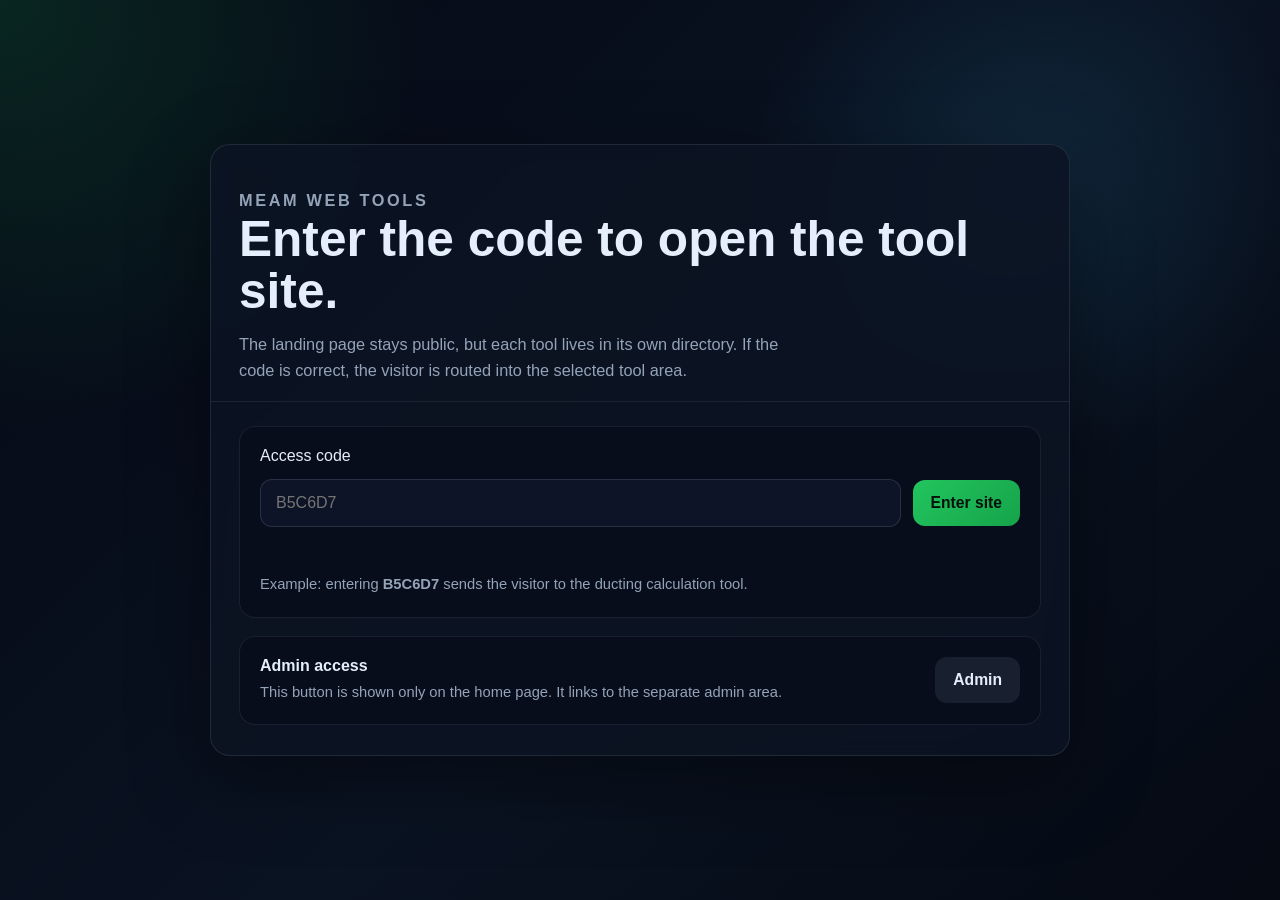
<file: index.html>
﻿<!doctype html>
<html lang="en">
<head>
  <meta charset="UTF-8" />
  <meta name="viewport" content="width=device-width, initial-scale=1.0" />
  <title>MEAM Web Tools</title>
  <style>
    :root {
      color-scheme: dark;
      --bg: #07111f;
      --panel: rgba(12, 20, 35, 0.88);
      --panel-border: rgba(148, 163, 184, 0.16);
      --text: #e5eefb;
      --muted: #94a3b8;
      --accent: #22c55e;
      --accent-strong: #16a34a;
      --danger: #fb7185;
      --input: rgba(15, 23, 42, 0.86);
    }

    * { box-sizing: border-box; }
    body {
      margin: 0;
      min-height: 100vh;
      font-family: Segoe UI, Tahoma, Geneva, Verdana, sans-serif;
      color: var(--text);
      background:
        radial-gradient(circle at top left, rgba(34, 197, 94, 0.16), transparent 28%),
        radial-gradient(circle at 80% 20%, rgba(56, 189, 248, 0.12), transparent 22%),
        linear-gradient(135deg, #040814, #0a1322 55%, #050a13);
      display: grid;
      place-items: center;
      padding: 24px;
    }

    main {
      width: min(100%, 860px);
      background: var(--panel);
      border: 1px solid var(--panel-border);
      border-radius: 20px;
      box-shadow: 0 24px 80px rgba(0, 0, 0, 0.42);
      overflow: hidden;
      backdrop-filter: blur(10px);
    }

    .hero {
      padding: 28px 28px 18px;
      border-bottom: 1px solid rgba(148, 163, 184, 0.12);
    }

    .eyebrow {
      margin: 0 0 10px;
      color: var(--muted);
      text-transform: uppercase;
      letter-spacing: 0.16em;
      font-size: 0.78rem;
      font-weight: 700;
    }

    h1 {
      margin: 0;
      font-size: clamp(2rem, 4vw, 3.1rem);
      line-height: 1.05;
    }

    .accent { color: var(--accent); }

    .hero p {
      margin: 14px 0 0;
      max-width: 62ch;
      color: var(--muted);
      line-height: 1.6;
      font-size: 1.02rem;
    }

    .content {
      display: grid;
      gap: 18px;
      padding: 24px 28px 30px;
    }

    .card {
      background: rgba(7, 12, 23, 0.62);
      border: 1px solid rgba(148, 163, 184, 0.12);
      border-radius: 16px;
      padding: 20px;
    }

    .form-row {
      display: grid;
      grid-template-columns: 1fr auto;
      gap: 12px;
      align-items: center;
      margin-top: 14px;
    }

    input {
      width: 100%;
      border: 1px solid rgba(148, 163, 184, 0.2);
      background: var(--input);
      color: var(--text);
      border-radius: 12px;
      padding: 14px 15px;
      font-size: 1rem;
      outline: none;
    }

    input:focus {
      border-color: rgba(34, 197, 94, 0.7);
      box-shadow: 0 0 0 4px rgba(34, 197, 94, 0.12);
    }

    button, .link-button {
      border: 0;
      border-radius: 12px;
      padding: 14px 18px;
      font-size: 0.98rem;
      font-weight: 700;
      text-decoration: none;
      cursor: pointer;
      transition: transform 0.15s ease, background 0.15s ease, opacity 0.15s ease;
      display: inline-flex;
      align-items: center;
      justify-content: center;
      gap: 8px;
    }

    button:hover, .link-button:hover { transform: translateY(-1px); }

    .primary {
      background: linear-gradient(135deg, var(--accent), var(--accent-strong));
      color: #04110a;
    }

    .secondary {
      background: rgba(148, 163, 184, 0.12);
      color: var(--text);
    }

    .admin-row {
      display: flex;
      flex-wrap: wrap;
      align-items: center;
      justify-content: space-between;
      gap: 12px;
    }

    .status {
      margin: 12px 0 0;
      min-height: 1.5em;
      color: var(--muted);
    }

    .status.error { color: var(--danger); }
    .status.success { color: var(--accent); }

    .small {
      color: var(--muted);
      font-size: 0.92rem;
      line-height: 1.6;
      margin: 10px 0 0;
    }

    .hidden { display: none !important; }

    @media (max-width: 640px) {
      .hero, .content { padding-left: 18px; padding-right: 18px; }
      .form-row { grid-template-columns: 1fr; }
      .admin-row { flex-direction: column; align-items: stretch; }
      .link-button, button { width: 100%; }
    }
  </style>
</head>
<body>
  <main>
    <section class="hero">
      <p class="eyebrow">MEAM Web Tools</p>
      <h1>Enter the code to open the tool site.</h1>
      <p>
        The landing page stays public, but each tool lives in its own directory.
        If the code is correct, the visitor is routed into the selected tool area.
      </p>
    </section>

    <section class="content">
      <div class="card">
        <label for="accessCode">Access code</label>
        <div class="form-row">
          <input id="accessCode" name="accessCode" autocomplete="one-time-code" inputmode="text" placeholder="B5C6D7" />
          <button class="primary" id="enterButton" type="button">Enter site</button>
        </div>
        <div class="status" id="codeStatus"></div>
        <p class="small">
          Example: entering <strong>B5C6D7</strong> sends the visitor to the ducting calculation tool.
        </p>
      </div>

      <div class="card admin-row">
        <div>
          <strong>Admin access</strong>
          <p class="small" style="margin-top:6px;">
            This button is shown only on the home page. It links to the separate admin area.
          </p>
        </div>
        <a class="link-button secondary" id="adminButton" href="/admin/">Admin</a>
      </div>
    </section>
  </main>

  <script>
    const codeMap = {
      B5C6D7: "/tools/ducting-calculation/"
    };

    const codeInput = document.getElementById("accessCode");
    const enterButton = document.getElementById("enterButton");
    const status = document.getElementById("codeStatus");

    function setStatus(message, className) {
      status.textContent = message;
      status.className = "status" + (className ? ` ${className}` : "");
    }

    function openTool() {
      const value = codeInput.value.trim().toUpperCase();
      const destination = codeMap[value];

      if (!destination) {
        setStatus("That code is not valid.", "error");
        return;
      }

      sessionStorage.setItem("meam:webtools:access", value);
      setStatus("Code accepted. Opening tool site...", "success");
      window.location.href = destination;
    }

    enterButton.addEventListener("click", openTool);
    codeInput.addEventListener("keydown", (event) => {
      if (event.key === "Enter") {
        openTool();
      }
    });

    if (sessionStorage.getItem("meam:webtools:access")) {
      setStatus("A session code is already present.", "success");
    }
  </script>
</body>
</html>
</file>
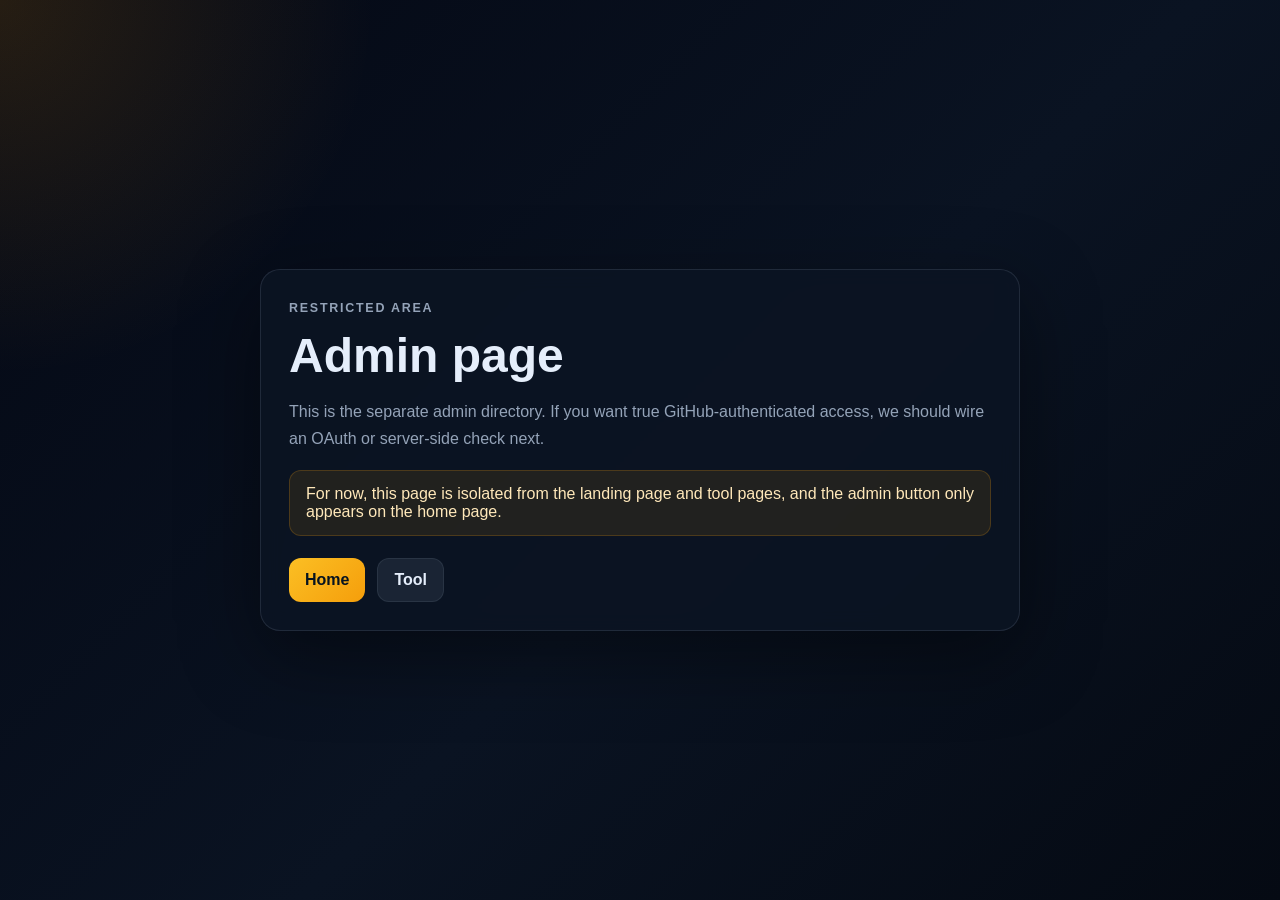
<file: admin/index.html>
<!doctype html>
<html lang="en">
<head>
  <meta charset="UTF-8" />
  <meta name="viewport" content="width=device-width, initial-scale=1.0" />
  <title>Admin | MEAM Web Tools</title>
  <style>
    :root {
      color-scheme: dark;
      --bg: #07111f;
      --panel: rgba(12, 20, 35, 0.9);
      --border: rgba(148, 163, 184, 0.16);
      --text: #e5eefb;
      --muted: #94a3b8;
      --accent: #f59e0b;
    }

    * { box-sizing: border-box; }
    body {
      margin: 0;
      min-height: 100vh;
      font-family: Segoe UI, Tahoma, Geneva, Verdana, sans-serif;
      color: var(--text);
      background:
        radial-gradient(circle at top left, rgba(245, 158, 11, 0.14), transparent 24%),
        linear-gradient(135deg, #040814, #0a1322 55%, #050a13);
      display: grid;
      place-items: center;
      padding: 24px;
    }

    main {
      width: min(100%, 760px);
      background: var(--panel);
      border: 1px solid var(--border);
      border-radius: 20px;
      padding: 28px;
      box-shadow: 0 24px 80px rgba(0, 0, 0, 0.42);
      backdrop-filter: blur(10px);
    }

    .eyebrow {
      margin: 0 0 10px;
      text-transform: uppercase;
      letter-spacing: 0.14em;
      color: var(--muted);
      font-size: 0.78rem;
      font-weight: 700;
    }

    h1 { margin: 0; font-size: clamp(2rem, 4vw, 3rem); }
    p { color: var(--muted); line-height: 1.65; }

    .note {
      margin-top: 18px;
      padding: 14px 16px;
      border-radius: 12px;
      background: rgba(245, 158, 11, 0.1);
      border: 1px solid rgba(245, 158, 11, 0.2);
      color: #ffe8ba;
    }

    .links {
      display: flex;
      gap: 12px;
      flex-wrap: wrap;
      margin-top: 22px;
    }

    a {
      text-decoration: none;
      color: #06131f;
      background: linear-gradient(135deg, #fbbf24, #f59e0b);
      padding: 12px 16px;
      border-radius: 12px;
      font-weight: 700;
      display: inline-flex;
      align-items: center;
      justify-content: center;
    }

    .secondary {
      background: rgba(148, 163, 184, 0.12);
      color: var(--text);
      border: 1px solid rgba(148, 163, 184, 0.12);
    }
  </style>
</head>
<body>
  <main>
    <p class="eyebrow">Restricted area</p>
    <h1>Admin page</h1>
    <p>
      This is the separate admin directory. If you want true GitHub-authenticated access,
      we should wire an OAuth or server-side check next.
    </p>

    <div class="note">
      For now, this page is isolated from the landing page and tool pages, and the admin
      button only appears on the home page.
    </div>

    <div class="links">
      <a href="/">Home</a>
      <a class="secondary" href="/tools/ducting-calculation/">Tool</a>
    </div>
  </main>
</body>
</html>
</file>
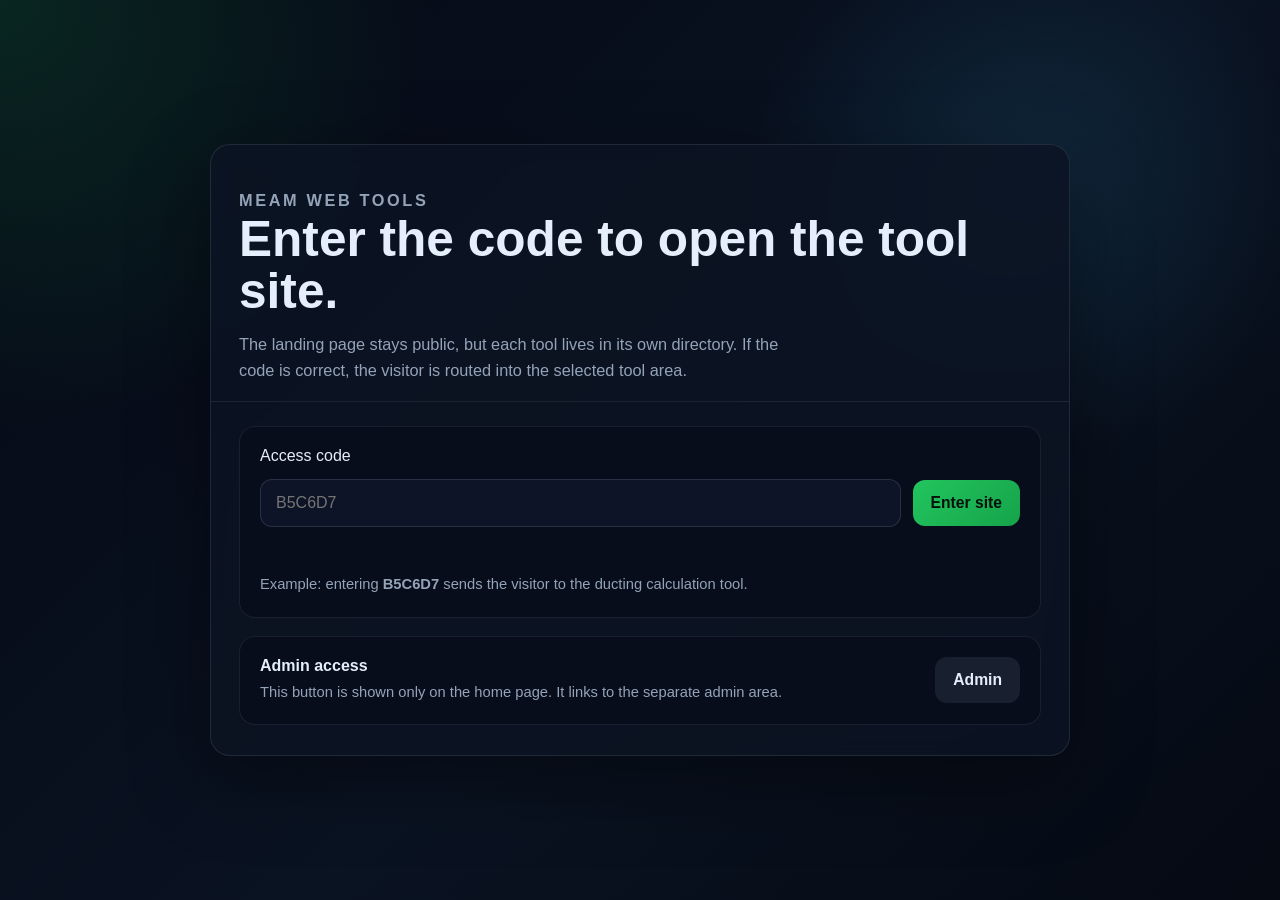
<file: tools/ducting-calculation/index.html>
<!doctype html>
<html lang="en">
<head>
  <meta charset="UTF-8" />
  <meta name="viewport" content="width=device-width, initial-scale=1.0" />
  <title>Ducting Calculation | MEAM Web Tools</title>
  <link rel="stylesheet" href="./styles.css" />
</head>
<body>
  <main class="tool-shell" data-app-shell>
    <header class="topbar">
      <div>
        <p class="eyebrow">Industrial magnetron process</p>
        <h1>Ducting Calculation</h1>
      </div>
      <div class="topbar-actions">
        <span class="access-pill" data-access-status>Checking access</span>
        <button class="nav-button" type="button" data-save-calculator>Save</button>
        <button class="nav-button" type="button" data-open-calculator>Open</button>
        <a class="nav-button secondary" href="/">Home</a>
        <a class="nav-button secondary" href="/admin/">Admin</a>
      </div>
    </header>

    <section class="notice" data-access-message>
      Access verification is running.
    </section>

    <section class="workspace-grid" aria-label="Ducting calculation workspace">
      <section class="panel process-panel" aria-labelledby="process-overview-title">
        <div class="panel-header">
          <div>
            <p class="section-label">Live reference</p>
            <h2 id="process-overview-title">Process Overview</h2>
          </div>
          <span class="panel-state">Phase 4</span>
        </div>
        <div class="overview-grid">
          <article class="metric-tile">
            <span class="metric-label">Reference system</span>
            <strong data-default="magnetronCount">230</strong>
            <span>magnetrons</span>
          </article>
          <article class="metric-tile">
            <span class="metric-label">System power</span>
            <strong data-default="systemPowerKw">300</strong>
            <span>kW</span>
          </article>
          <article class="metric-tile">
            <span class="metric-label">Cavity target</span>
            <strong data-default="targetCavityPressurePa">-20</strong>
            <span>Pa</span>
          </article>
          <article class="metric-tile danger">
            <span class="metric-label">Outlet limit</span>
            <strong data-default="maxOutletTemperatureC">50</strong>
            <span>degrees C</span>
          </article>
        </div>
      </section>

      <section class="panel defaults-panel" aria-labelledby="defaults-title">
        <div class="panel-header compact">
          <h2 id="defaults-title">Editable Defaults</h2>
          <button class="small-button" type="button" data-reset-defaults>Reset defaults</button>
        </div>
        <form class="defaults-form" data-defaults-form>
          <label class="input-row">
            <span>Ambient temperature</span>
            <span class="input-control">
              <input data-default-input="ambientTemperatureC" type="number" step="0.1" value="20" />
              <small>degrees C</small>
            </span>
          </label>
          <label class="input-row">
            <span>Outlet temperature limit</span>
            <span class="input-control">
              <input data-default-input="maxOutletTemperatureC" type="number" step="0.1" value="50" />
              <small>degrees C</small>
            </span>
          </label>
          <label class="input-row">
            <span>Target cavity pressure</span>
            <span class="input-control">
              <input data-default-input="targetCavityPressurePa" type="number" step="1" value="-20" />
              <small>Pa</small>
            </span>
          </label>
          <label class="input-row">
            <span>Air density</span>
            <span class="input-control">
              <input data-default-input="airDensityKgM3" type="number" step="0.001" value="1.2" />
              <small>kg/m3</small>
            </span>
          </label>
          <label class="input-row">
            <span>Air heat capacity</span>
            <span class="input-control">
              <input data-default-input="airHeatCapacityKjKgK" type="number" step="0.001" value="1.006" />
              <small>kJ/kgK</small>
            </span>
          </label>
          <label class="input-row">
            <span>Airflow tolerance band</span>
            <span class="input-control">
              <input data-default-input="airflowTolerancePercent" type="number" step="0.5" value="10" />
              <small>%</small>
            </span>
          </label>
          <label class="input-row">
            <span>Outlet fan power default</span>
            <span class="input-control">
              <input data-default-input="extractionFanPowerW" type="number" step="0.1" min="0" value="1850" />
              <small>W/fan</small>
            </span>
          </label>
        </form>
      </section>

      <section class="panel fan-data-panel" aria-labelledby="process-fan-title">
        <div class="panel-header compact">
          <h2 id="process-fan-title">Process Fan Data</h2>
          <div class="panel-actions">
            <button class="small-button" type="button" data-save-process-fan>Save fan</button>
            <button class="small-button" type="button" data-open-process-fan>Open fan</button>
            <span class="panel-state">Chosen fan</span>
          </div>
        </div>
        <form class="defaults-form" data-process-fan-form>
          <label class="input-row wide-form-row">
            <span>Fan model</span>
            <span class="input-control text-control">
              <input data-default-input="processFanModel" type="text" value="IRT/4-450 230/400V50Hz 560/160 VE" />
            </span>
          </label>
          <label class="input-row">
            <span>Workpoint airflow</span>
            <span class="input-control">
              <input data-default-input="processFanWorkpointAirflowM3h" type="number" step="1" min="0" value="2979" />
              <small>m3/h</small>
            </span>
          </label>
          <label class="input-row">
            <span>Static pressure</span>
            <span class="input-control">
              <input data-default-input="processFanStaticPressurePa" type="number" step="1" min="0" value="888" />
              <small>Pa</small>
            </span>
          </label>
          <label class="input-row">
            <span>Input power</span>
            <span class="input-control">
              <input data-default-input="processFanInputPowerKw" type="number" step="0.01" min="0" value="1.85" />
              <small>kW/fan</small>
            </span>
          </label>
          <label class="input-row">
            <span>Nominal frequency</span>
            <span class="input-control">
              <input data-default-input="processFanFrequencyHz" type="number" step="1" min="0" value="50" />
              <small>Hz</small>
            </span>
          </label>
          <label class="input-row">
            <span>Ramp limit</span>
            <span class="input-control">
              <input data-default-input="processFanMaxFrequencyHz" type="number" step="1" min="0" value="60" />
              <small>Hz</small>
            </span>
          </label>
        </form>
      </section>

      <section class="panel magnetron-panel" aria-labelledby="magnetron-title">
        <div class="panel-header compact">
          <h2 id="magnetron-title">Magnetron Cooling Core</h2>
          <span class="panel-state">Phase 4</span>
        </div>
        <div class="cooling-grid">
          <form class="defaults-form" data-magnetron-form>
            <label class="input-row">
              <span>Number of magnetrons</span>
              <span class="input-control">
                <input data-default-input="magnetronCount" type="number" step="1" min="0" value="230" />
                <small>pcs</small>
              </span>
            </label>
            <label class="input-row">
              <span>Fans per magnetron</span>
              <span class="input-control">
                <input data-default-input="fansPerMagnetron" type="number" step="1" min="0" value="1" />
                <small>pcs</small>
              </span>
            </label>
            <label class="input-row">
              <span>Total system power</span>
              <span class="input-control">
                <input data-default-input="systemPowerKw" type="number" step="1" min="0" value="300" />
                <small>kW</small>
              </span>
            </label>
            <label class="input-row important">
              <span>Total heat load to cooling air</span>
              <span class="input-control">
                <input data-default-input="heatLoadKw" type="number" step="1" min="0" value="120" />
                <small>kW</small>
              </span>
            </label>
            <label class="input-row important">
              <span>Calculation mode</span>
              <span class="input-control mode-control">
                <select data-default-input="calculationMode">
                  <option value="validateTarget">Validate target airflow</option>
                  <option value="sizeRequired">Size required airflow</option>
                </select>
              </span>
            </label>
            <label class="input-row">
              <span>Target airflow per magnetron</span>
              <span class="input-control">
                <input data-default-input="targetAirflowPerMagnetronM3h" type="number" step="0.1" min="0" value="57.8" />
                <small>m3/h</small>
              </span>
            </label>
          </form>

          <div class="cooling-results" aria-label="Magnetron cooling results">
            <div class="section-row">
              <strong>Required total magnetron airflow</strong>
              <span><output data-cooling-output="activeTotalAirflowM3h">0</output> m3/h</span>
            </div>
            <div class="section-row">
              <strong>Required airflow per magnetron</strong>
              <span><output data-cooling-output="activeAirflowPerMagnetronM3h">0</output> m3/h</span>
            </div>
            <div class="section-row">
              <strong>Heat load per magnetron (calculated)</strong>
              <span><output data-cooling-output="heatLoadPerMagnetronKw">0</output> kW</span>
            </div>
            <div class="section-row">
              <strong>Total magnetron fan power</strong>
              <span><output data-cooling-output="totalFanPowerKw">0</output> kW</span>
            </div>
            <div class="section-row">
              <strong>Calculated outlet air temperature</strong>
              <span><output data-cooling-output="outletTemperatureC">20</output> degrees C</span>
            </div>
            <div class="section-row" data-required-airflow-row>
              <strong>Required airflow per magnetron</strong>
              <span><output data-cooling-output="requiredAirflowPerMagnetronM3h">0</output> m3/h</span>
            </div>
            <div class="reference-grid" aria-label="Editable fan reference values">
              <label class="input-row compact-row">
                <span>Measured min</span>
                <span class="input-control compact-control">
                  <input data-default-input="measuredFanAirflowMinM3h" type="number" step="0.1" min="0" value="45" />
                  <small>m3/h</small>
                </span>
              </label>
              <label class="input-row compact-row">
                <span>Measured max</span>
                <span class="input-control compact-control">
                  <input data-default-input="measuredFanAirflowMaxM3h" type="number" step="0.1" min="0" value="70" />
                  <small>m3/h</small>
                </span>
              </label>
              <label class="input-row compact-row">
                <span>Restricted flow</span>
                <span class="input-control compact-control">
                  <input data-default-input="restrictedFanAirflowM3h" type="number" step="0.1" min="0" value="50" />
                  <small>m3/h</small>
                </span>
              </label>
              <label class="input-row compact-row wide-row">
                <span>Freeflow rating</span>
                <span class="input-control compact-control">
                  <input data-default-input="fanFreeflowM3h" type="number" step="0.1" min="0" value="198.1" />
                  <small>m3/h</small>
                </span>
              </label>
              <label class="input-row compact-row">
                <span>Power per fan</span>
                <span class="input-control compact-control">
                  <input data-default-input="fanPowerW" type="number" step="0.1" min="0" value="0" />
                  <small>W</small>
                </span>
              </label>
              <label class="input-row compact-row">
                <span>Restriction loss</span>
                <span class="input-control compact-control">
                  <input data-default-input="restrictionPressureLossPa" type="number" step="1" min="0" value="50" />
                  <small>Pa</small>
                </span>
              </label>
              <label class="input-row compact-row">
                <span>Filter holes</span>
                <span class="input-control compact-control">
                  <input data-default-input="restrictionHoleCount" type="number" step="1" min="0" value="40" />
                  <small>pcs</small>
                </span>
              </label>
              <label class="input-row compact-row">
                <span>Hole width</span>
                <span class="input-control compact-control">
                  <input data-default-input="restrictionHoleWidthMm" type="number" step="0.1" min="0" value="9" />
                  <small>mm</small>
                </span>
              </label>
              <label class="input-row compact-row">
                <span>Hole height</span>
                <span class="input-control compact-control">
                  <input data-default-input="restrictionHoleHeightMm" type="number" step="0.1" min="0" value="9" />
                  <small>mm</small>
                </span>
              </label>
            </div>
          </div>
        </div>
      </section>

      <section class="panel push-panel" aria-labelledby="push-title">
        <div class="panel-header compact">
          <h2 id="push-title">Push Inlets</h2>
          <span class="panel-state">Phase 5</span>
        </div>
        <div class="split-grid">
          <form class="defaults-form" data-push-form>
            <label class="input-row">
              <span>Number of push inlets</span>
              <span class="input-control">
                <input data-default-input="pushInletCount" type="number" step="1" min="0" value="3" />
                <small>pcs</small>
              </span>
            </label>
            <label class="input-row">
              <span>Fan data flow @ ref P</span>
              <span class="input-control">
                <input data-default-input="pushAirflowPerInletM3h" data-process-fan-derived="airflow" type="number" step="1" min="0" value="2979" />
                <small>m3/h</small>
              </span>
            </label>
            <label class="input-row">
              <span>Fan data power @ ref P</span>
              <span class="input-control">
                <input data-default-input="pushInletFanPowerW" data-process-fan-derived="power" type="number" step="0.1" min="0" value="1850" />
                <small>W/fan</small>
              </span>
            </label>
            <label class="input-row">
              <span>Fan data pressure</span>
              <span class="input-control">
                <input data-default-input="processFanStaticPressurePa" type="number" step="1" min="0" value="888" />
                <small>Pa</small>
              </span>
            </label>
            <label class="input-row">
              <span>Inlet temperature</span>
              <span class="input-control">
                <input data-default-input="pushInletTemperatureC" type="number" step="0.1" value="20" />
                <small>degrees C</small>
              </span>
            </label>
            <label class="input-row">
              <span>Inlet rel humidity</span>
              <span class="input-control">
                <input data-default-input="pushInletRelativeHumidityPercent" type="number" step="1" min="0" max="100" value="80" />
                <small>%</small>
              </span>
            </label>
            <label class="input-row important">
              <span>DeltaP after inlets</span>
              <span class="input-control">
                <input data-default-input="pushInletDeltaPPa" type="number" step="1" value="-5" />
                <small>Pa</small>
              </span>
            </label>
          </form>
          <div class="section-stack" aria-label="Push inlet results">
            <div class="section-row estimate-row">
              <strong>Total required flow *</strong>
              <span><output data-cavity-output="requiredPushAirflowM3h">0</output> m3/h</span>
            </div>
            <div class="section-row estimate-row">
              <strong>Needed flow per inlet *</strong>
              <span><output data-cavity-output="indicativeInletFlowPerFanM3h">0</output> m3/h</span>
            </div>
            <div class="section-row estimate-row">
              <strong>Indicative inlet VFD setting *</strong>
              <span><output data-cavity-output="indicativeInletFrequencyHz">0</output> Hz</span>
            </div>
            <div class="section-row estimate-row" data-flow-delta-row>
              <strong>Delta flow inlets-magnetrons *</strong>
              <span><output data-cavity-output="pushMagnetronFlowDeltaM3h">0</output> m3/h</span>
            </div>
            <div class="section-row estimate-row">
              <strong>Total push fan power indicative *</strong>
              <span><output data-cavity-output="indicativePushFanPowerKw">0</output> kW</span>
            </div>
            <div class="section-row" data-push-pressure-row>
              <strong>Pressure after inlets</strong>
              <span><output data-push-output="pushInletDeltaPPa">-5</output> Pa</span>
            </div>
            <div class="section-row">
              <strong>Inlet temperature</strong>
              <span><output data-push-output="pushInletTemperatureC">20</output> degrees C</span>
            </div>
            <div class="section-row">
              <strong>Inlet rel humidity</strong>
              <span><output data-push-output="pushInletRelativeHumidityPercent">80</output>%</span>
            </div>
          </div>
        </div>
      </section>

      <section class="panel cavity-panel" aria-labelledby="cavity-title">
        <div class="panel-header compact">
          <h2 id="cavity-title">Cavity Balance</h2>
          <span class="panel-state">Phase 6</span>
        </div>
        <div class="split-grid">
          <form class="defaults-form" data-cavity-form>
            <label class="input-row important">
              <span>Wanted cavity pressure</span>
              <span class="input-control">
                <input data-default-input="targetCavityPressurePa" type="number" step="1" value="-20" />
                <small>Pa</small>
              </span>
            </label>
            <label class="input-row">
              <span>Cavity length</span>
              <span class="input-control">
                <input data-default-input="cavityLengthM" type="number" step="0.1" min="0" value="20" />
                <small>m</small>
              </span>
            </label>
            <label class="input-row">
              <span>Cavity width</span>
              <span class="input-control">
                <input data-default-input="cavityWidthM" type="number" step="0.1" min="0" value="1.2" />
                <small>m</small>
              </span>
            </label>
            <label class="input-row">
              <span>Cavity height</span>
              <span class="input-control">
                <input data-default-input="cavityHeightM" type="number" step="0.1" min="0" value="0.8" />
                <small>m</small>
              </span>
            </label>
            <label class="input-row important">
              <span>Magnetron air open L</span>
              <span class="input-control">
                <input data-default-input="magnetronAirOpeningLengthM" type="number" step="0.01" min="0" value="20" />
                <small>m</small>
              </span>
            </label>
            <label class="input-row important">
              <span>Magnetron air open W</span>
              <span class="input-control">
                <input data-default-input="magnetronAirOpeningWidthM" type="number" step="0.01" min="0" value="0.2" />
                <small>m</small>
              </span>
            </label>
            <label class="input-row">
              <span>Max opening velocity</span>
              <span class="input-control">
                <input data-default-input="maxMagnetronOpeningVelocityMs" type="number" step="0.1" min="0" value="6" />
                <small>m/s</small>
              </span>
            </label>
          </form>
          <div class="section-stack" aria-label="Cavity balance results">
            <div class="section-row">
              <strong>Serial cavity airflow</strong>
              <span><output data-cavity-output="serialCavityAirflowM3h">0</output> m3/h</span>
            </div>
            <div class="section-row">
              <strong>Magnetron airflow</strong>
              <span><output data-cavity-output="magnetronAirflowM3h">0</output> m3/h</span>
            </div>
            <div class="section-row">
              <strong>Cavity volume</strong>
              <span><output data-cavity-output="cavityVolumeM3">0</output> m3</span>
            </div>
            <div class="section-row" data-cavity-pressure-row>
              <strong>Target cavity pressure</strong>
              <span><output data-cavity-output="targetCavityPressurePa">-20</output> Pa</span>
            </div>
            <div class="section-row" data-opening-area-row>
              <strong>Opening area / required</strong>
              <span><output data-cavity-output="magnetronAirOpeningAreaM2">0</output> / <output data-cavity-output="requiredOpeningAreaM2">0</output> m2</span>
            </div>
            <div class="section-row">
              <strong>Opening velocity</strong>
              <span><output data-cavity-output="openingVelocityMs">0</output> m/s</span>
            </div>
          </div>
        </div>
      </section>

      <aside class="panel results-panel" aria-labelledby="results-title">
        <div class="panel-header compact">
          <h2 id="results-title">Results And Warnings</h2>
          <span class="panel-state">Live cooling</span>
        </div>
        <div class="status-board">
          <div class="status-line neutral">
            <span>Access</span>
            <strong data-access-summary>Pending</strong>
          </div>
          <div class="status-line neutral" data-cooling-status-line>
            <span>Magnetron outlet</span>
            <strong data-cooling-status>Not calculated</strong>
          </div>
          <div class="status-line neutral" data-cavity-status-line>
            <span>Cavity pressure</span>
            <strong data-cavity-status>Not calculated</strong>
          </div>
          <div class="status-line neutral" data-push-status-line>
            <span>Push inlets</span>
            <strong data-push-status>Not calculated</strong>
          </div>
          <div class="status-line neutral" data-extraction-status-line>
            <span>Extraction balance</span>
            <strong data-extraction-status>Not calculated</strong>
          </div>
        </div>
        <p class="panel-note">
          Magnetron cooling is calculated from editable heat load, airflow, ambient temperature, and outlet temperature limit.
        </p>
        <div class="summary-board" aria-label="First results summary">
          <div class="section-row estimate-row">
            <strong>Push required flow *</strong>
            <span><output data-summary-output="requiredPushAirflowM3h">0</output> m3/h</span>
          </div>
          <div class="section-row">
            <strong>Magnetron airflow</strong>
            <span><output data-summary-output="magnetronAirflowM3h">0</output> m3/h</span>
          </div>
          <div class="section-row">
            <strong>Serial cavity airflow</strong>
            <span><output data-summary-output="serialCavityAirflowM3h">0</output> m3/h</span>
          </div>
          <div class="section-row estimate-row">
            <strong>Extraction wet airflow *</strong>
            <span><output data-summary-output="correctedWetAirVolumeFlowM3h">0</output> m3/h</span>
          </div>
          <div class="section-row estimate-row" data-summary-extraction-margin-row>
            <strong>Extraction margin *</strong>
            <span><output data-summary-output="extractionCapacityMarginM3h">0</output> m3/h</span>
          </div>
          <div class="section-row">
            <strong>Magnetron outlet temp</strong>
            <span><output data-summary-output="outletTemperatureC">0</output> degrees C</span>
          </div>
          <div class="section-row">
            <strong>Cavity pressure target</strong>
            <span><output data-summary-output="targetCavityPressurePa">0</output> Pa</span>
          </div>
          <div class="section-row" data-summary-overall-row>
            <strong>Overall status</strong>
            <span><output data-summary-output="overallStatus">Not calculated</output></span>
          </div>
        </div>
        <p class="panel-note estimate-note">* Italic values are estimates. Real fan speed is controlled by PLC PID targeting approximately -2 to -10 Pa.</p>
        <ul class="warning-list" data-cooling-warnings></ul>
        <ul class="warning-list" data-push-warnings></ul>
        <ul class="warning-list" data-cavity-warnings></ul>
        <ul class="warning-list" data-extraction-warnings></ul>
      </aside>

      <section class="panel extraction-panel" aria-labelledby="extraction-title">
        <div class="panel-header compact">
          <h2 id="extraction-title">Extraction Control</h2>
          <span class="panel-state">Phase 7</span>
        </div>
        <div class="extraction-grid">
          <form class="defaults-form" data-extraction-form>
            <label class="input-row">
              <span>Extraction fans</span>
              <span class="input-control">
                <input data-default-input="extractionFanCount" type="number" step="1" min="0" value="4" />
                <small>pcs</small>
              </span>
            </label>
            <label class="input-row">
              <span>Fan data flow @ ref P</span>
              <span class="input-control">
                <input data-default-input="extractionAirflowPerFanM3h" type="number" step="1" min="0" value="2979" />
                <small>m3/h</small>
              </span>
            </label>
            <label class="input-row">
              <span>Fan data power @ ref P</span>
              <span class="input-control">
                <input data-default-input="extractionFanPowerW" type="number" step="0.1" min="0" value="1850" />
                <small>W/fan</small>
              </span>
            </label>
            <label class="input-row important">
              <span>Cavity abs pressure</span>
              <span class="input-control">
                <input data-default-input="extractionCavityAbsolutePressurePa" type="number" step="1" min="1" value="101225" />
                <small>Pa</small>
              </span>
            </label>
            <label class="input-row important">
              <span>Recovery deltaP</span>
              <span class="input-control">
                <input data-default-input="extractionRecoveryPressureDropPa" type="number" step="1" min="0" value="290" />
                <small>Pa</small>
              </span>
            </label>
            <label class="input-row">
              <span>Fan grouping</span>
              <span class="input-control text-control">
                <input data-default-input="extractionFanGroupLabel" type="text" value="All extraction fans" />
              </span>
            </label>
            <label class="input-row important">
              <span>Control mode</span>
              <span class="input-control mode-control">
                <select data-default-input="extractionControlMode">
                  <option value="humidityTemperature">Humidity + temperature</option>
                  <option value="humidity">Humidity based</option>
                  <option value="temperature">Temperature based</option>
                  <option value="fixed">Fixed airflow</option>
                </select>
              </span>
            </label>
            <label class="input-row important">
              <span>Extraction temperature</span>
              <span class="input-control">
                <input data-default-input="extractionTemperatureC" type="number" step="0.1" value="45" />
                <small>degrees C</small>
              </span>
            </label>
            <label class="input-row important">
              <span>Absolute moisture</span>
              <span class="input-control">
                <input data-default-input="extractionAbsoluteMoistureGKg" type="number" step="1" min="0" value="60" />
                <small>g/kg</small>
              </span>
            </label>
            <label class="input-row">
              <span>Ambient pressure</span>
              <span class="input-control">
                <input data-default-input="extractionAirPressurePa" type="number" step="100" min="1" value="101325" />
                <small>Pa</small>
              </span>
            </label>
            <label class="input-row">
              <span>Control margin</span>
              <span class="input-control">
                <input data-default-input="extractionControlMarginPercent" type="number" step="1" min="0" value="10" />
                <small>%</small>
              </span>
            </label>
          </form>
          <div class="section-stack" aria-label="Extraction control results">
            <div class="section-row estimate-row">
              <strong>Dry-air target *</strong>
              <span><output data-extraction-output="dryAirflowTargetM3h">0</output> m3/h</span>
            </div>
            <div class="section-row estimate-row">
              <strong>Calculated relative humidity *</strong>
              <span><output data-extraction-output="calculatedRelativeHumidityPercent">0</output>%</span>
            </div>
            <div class="section-row estimate-row">
              <strong>Humid-air volume factor *</strong>
              <span><output data-extraction-output="humidAirVolumeFactor">0</output>x</span>
            </div>
            <div class="section-row estimate-row">
              <strong>Cavity pressure lift *</strong>
              <span><output data-extraction-output="cavityPressureLiftPa">0</output> Pa</span>
            </div>
            <div class="section-row estimate-row">
              <strong>Recovery deltaP *</strong>
              <span><output data-extraction-output="extractionRecoveryPressureDropPa">0</output> Pa</span>
            </div>
            <div class="section-row estimate-row">
              <strong>DeltaP over fans *</strong>
              <span><output data-extraction-output="extractionFanDeltaPPa">0</output> Pa</span>
            </div>
            <div class="section-row estimate-row">
              <strong>Corrected wet-air volume *</strong>
              <span><output data-extraction-output="correctedWetAirVolumeFlowM3h">0</output> m3/h</span>
            </div>
            <div class="section-row estimate-row">
              <strong>Required wet flow per fan *</strong>
              <span><output data-extraction-output="requiredWetFlowPerFanM3h">0</output> m3/h</span>
            </div>
            <div class="section-row estimate-row">
              <strong>50 Hz fan capacity *</strong>
              <span><output data-extraction-output="totalExtractionCapacityAt50HzM3h">0</output> m3/h</span>
            </div>
            <div class="section-row estimate-row" data-extraction-frequency-row>
              <strong>Indicative extraction VFD *</strong>
              <span><output data-extraction-output="indicativeExtractionFrequencyHz">0</output> Hz</span>
            </div>
            <div class="section-row estimate-row">
              <strong>Indicative fan power *</strong>
              <span><output data-extraction-output="indicativeExtractionFanPowerKw">0</output> kW</span>
            </div>
            <div class="section-row estimate-row" data-extraction-margin-row>
              <strong>50 Hz capacity margin *</strong>
              <span><output data-extraction-output="extractionCapacityMarginM3h">0</output> m3/h</span>
            </div>
          </div>
        </div>
      </section>

      <section class="panel hx-panel" aria-labelledby="hx-title">
        <div class="panel-header compact">
          <h2 id="hx-title">Heat Exchanger Control (Phase 9b)</h2>
          <span class="panel-state">Cross-flow</span>
        </div>
        <div class="split-grid">
          <form class="defaults-form" data-hx-form>
            <label class="input-row wide-form-row">
              <span>Candidate name</span>
              <span class="input-control text-control">
                <input data-default-input="heatExchangerCandidateName" type="text" value="Recuperator N8080 -101040 E2" />
              </span>
            </label>
            <label class="input-row">
              <span>Outside air temperature</span>
              <span class="input-control">
                <input data-default-input="outsideAirTemperatureC" type="number" step="0.1" value="10" />
                <small>degrees C</small>
              </span>
            </label>
            <label class="input-row">
              <span>Outside air RH</span>
              <span class="input-control">
                <input data-default-input="outsideAirRelativeHumidityPercent" type="number" step="1" min="0" max="100" value="80" />
                <small>%</small>
              </span>
            </label>
            <label class="input-row important">
              <span>Dry outlet target</span>
              <span class="input-control">
                <input data-default-input="targetDryOutletTemperatureC" type="number" step="0.1" value="20" />
                <small>degrees C</small>
              </span>
            </label>
            <label class="input-row">
              <span>HX effectiveness</span>
              <span class="input-control">
                <input data-default-input="heatExchangerEffectiveness" type="number" step="0.01" min="0" max="1" value="0.6" />
                <small>0-1</small>
              </span>
            </label>
            <label class="input-row">
              <span>Overall U-value</span>
              <span class="input-control">
                <input data-default-input="heatExchangerOverallUValueWm2K" type="number" step="1" min="1" value="35" />
                <small>W/m2K</small>
              </span>
            </label>
            <label class="input-row">
              <span>Wet face velocity</span>
              <span class="input-control">
                <input data-default-input="heatExchangerWetFaceVelocityMs" type="number" step="0.1" min="0.1" value="2.5" />
                <small>m/s</small>
              </span>
            </label>
            <label class="input-row">
              <span>Dry face velocity</span>
              <span class="input-control">
                <input data-default-input="heatExchangerDryFaceVelocityMs" type="number" step="0.1" min="0.1" value="2.5" />
                <small>m/s</small>
              </span>
            </label>
            <label class="input-row important">
              <span>Candidate width</span>
              <span class="input-control">
                <input data-default-input="heatExchangerCandidateWidthM" type="number" step="0.01" min="0.1" value="1.1" />
                <small>m</small>
              </span>
            </label>
            <label class="input-row important">
              <span>Candidate height</span>
              <span class="input-control">
                <input data-default-input="heatExchangerCandidateHeightM" type="number" step="0.01" min="0.1" value="1.1" />
                <small>m</small>
              </span>
            </label>
            <label class="input-row">
              <span>Active area factor</span>
              <span class="input-control">
                <input data-default-input="heatExchangerActiveAreaFactor" type="number" step="0.01" min="0.1" max="1" value="0.9" />
                <small>0-1</small>
              </span>
            </label>
            <label class="input-row">
              <span>Bypass flow</span>
              <span class="input-control">
                <input data-default-input="heatExchangerBypassPercent" type="number" step="1" min="0" max="95" value="0" />
                <small>%</small>
              </span>
            </label>
            <label class="input-row">
              <span>RICH recovered heat</span>
              <span class="input-control">
                <input data-default-input="richCalibrationRecoveredHeatKw" type="number" step="0.1" min="0" value="164.6" />
                <small>kW</small>
              </span>
            </label>
            <label class="input-row">
              <span>RICH LMTD</span>
              <span class="input-control">
                <input data-default-input="richCalibrationLMTDC" type="number" step="0.1" min="0" value="33" />
                <small>degrees C</small>
              </span>
            </label>
            <label class="input-row">
              <span>Hot outside warning</span>
              <span class="input-control">
                <input data-default-input="hotOutsideWarningTemperatureC" type="number" step="0.1" value="28" />
                <small>degrees C</small>
              </span>
            </label>
            <label class="input-row">
              <span>Hot outside fail</span>
              <span class="input-control">
                <input data-default-input="hotOutsideFailTemperatureC" type="number" step="0.1" value="30" />
                <small>degrees C</small>
              </span>
            </label>
          </form>
          <div class="section-stack" aria-label="Heat exchanger outputs">
            <div class="section-row">
              <strong>Dry outlet predicted</strong>
              <span><output data-hx-output="dryOutletTemperatureC">0</output> degrees C</span>
            </div>
            <div class="section-row">
              <strong>Wet outlet predicted</strong>
              <span><output data-hx-output="wetOutletTemperatureC">0</output> degrees C</span>
            </div>
            <div class="section-row estimate-row">
              <strong>Condensate flow *</strong>
              <span><output data-hx-output="condensateFlowKgH">0</output> kg/h</span>
            </div>
            <div class="section-row estimate-row">
              <strong>Recovered heat *</strong>
              <span><output data-hx-output="recoveredHeatKw">0</output> kW</span>
            </div>
            <div class="section-row estimate-row">
              <strong>Required thermal surface *</strong>
              <span><output data-hx-output="requiredThermalSurfaceM2">0</output> m2</span>
            </div>
            <div class="section-row estimate-row">
              <strong>Required wet-side face area *</strong>
              <span><output data-hx-output="requiredWetFaceAreaM2">0</output> m2</span>
            </div>
            <div class="section-row estimate-row">
              <strong>Required dry-side face area *</strong>
              <span><output data-hx-output="requiredDryFaceAreaM2">0</output> m2</span>
            </div>
            <div class="section-row estimate-row">
              <strong>Candidate gross face area *</strong>
              <span><output data-hx-output="candidateGrossFaceAreaM2">0</output> m2</span>
            </div>
            <div class="section-row estimate-row">
              <strong>Candidate effective area *</strong>
              <span><output data-hx-output="candidateEffectiveFaceAreaM2">0</output> m2</span>
            </div>
            <div class="section-row estimate-row">
              <strong>Wet face velocity on candidate *</strong>
              <span><output data-hx-output="candidateWetFaceVelocityMs">0</output> m/s</span>
            </div>
            <div class="section-row estimate-row">
              <strong>Dry face velocity on candidate *</strong>
              <span><output data-hx-output="candidateDryFaceVelocityMs">0</output> m/s</span>
            </div>
            <div class="section-row estimate-row">
              <strong>Candidate wet area margin *</strong>
              <span><output data-hx-output="wetFaceAreaMarginM2">0</output> m2</span>
            </div>
            <div class="section-row estimate-row">
              <strong>Candidate dry area margin *</strong>
              <span><output data-hx-output="dryFaceAreaMarginM2">0</output> m2</span>
            </div>
            <div class="section-row estimate-row">
              <strong>Candidate name *</strong>
              <span><output data-hx-output="candidateName">-</output></span>
            </div>
            <div class="section-row estimate-row">
              <strong>Candidate section status *</strong>
              <span><output data-hx-output="candidateSectionStatus">Unknown</output></span>
            </div>
            <div class="section-row estimate-row">
              <strong>RICH implied UA *</strong>
              <span><output data-hx-output="richImpliedUAKwK">0</output> kW/K</span>
            </div>
            <div class="section-row estimate-row">
              <strong>RICH-implied U-value *</strong>
              <span><output data-hx-output="richImpliedUValueWm2K">0</output> W/m2K</span>
            </div>
            <div class="section-row estimate-row">
              <strong>Recommended line speed *</strong>
              <span><output data-hx-output="recommendedLineSpeedPercent">0</output>%</span>
            </div>
          </div>
        </div>
        <ul class="warning-list" data-hx-warnings></ul>
      </section>

      <section class="panel duct-tree-panel" aria-labelledby="duct-tree-title">
        <div class="panel-header compact">
          <h2 id="duct-tree-title">Duct Tree (Phase 10 Start)</h2>
          <span class="panel-state">Expandable</span>
        </div>
        <div class="split-grid">
          <div class="section-stack" aria-label="Push duct tree">
            <div class="section-row">
              <strong>Push connections (top)</strong>
              <span><output data-duct-output="pushRootCount">0</output> roots</span>
            </div>
            <div class="section-row estimate-row">
              <strong>Total push length *</strong>
              <span><output data-duct-output="pushTotalLengthM">0</output> m</span>
            </div>
            <div class="tree-actions">
              <button class="small-button" type="button" data-duct-expand="push">Expand all</button>
              <button class="small-button" type="button" data-duct-collapse="push">Collapse all</button>
            </div>
            <div class="tree-host" data-duct-tree="push"></div>
          </div>
          <div class="section-stack" aria-label="Extraction duct tree">
            <div class="section-row">
              <strong>Extraction connections (bottom)</strong>
              <span><output data-duct-output="extractionRootCount">0</output> roots</span>
            </div>
            <div class="section-row estimate-row">
              <strong>Total extraction length *</strong>
              <span><output data-duct-output="extractionTotalLengthM">0</output> m</span>
            </div>
            <div class="tree-actions">
              <button class="small-button" type="button" data-duct-expand="extraction">Expand all</button>
              <button class="small-button" type="button" data-duct-collapse="extraction">Collapse all</button>
            </div>
            <div class="tree-host" data-duct-tree="extraction"></div>
          </div>
        </div>
      </section>
    </section>
  </main>

  <script type="module" src="./app.js?v=working-defaults"></script>
</body>
</html>
</file>
<file: tools/ducting-calculation/styles.css>
:root {
  color-scheme: light;
  --bg: #c9c9c9;
  --surface: #eeeeee;
  --surface-strong: #d8d8d8;
  --surface-soft: #e9edf2;
  --line: #9b9b9b;
  --line-strong: #737373;
  --text: #101820;
  --muted: #3f4b56;
  --quiet: #65717d;
  --accent: #1f5f9f;
  --accent-strong: #174a80;
  --good: #1f7a3d;
  --warning: #b36b00;
  --danger: #b42318;
  --shadow: rgba(0, 0, 0, 0.1);
}

* {
  box-sizing: border-box;
}

body {
  margin: 0;
  min-width: 1280px;
  min-height: 100vh;
  font-family: Segoe UI, Tahoma, Geneva, Verdana, sans-serif;
  color: var(--text);
  background: var(--bg);
  font-size: 13px;
}

a {
  color: inherit;
}

.tool-shell {
  width: min(100%, 1920px);
  min-height: 100vh;
  margin: 0 auto;
  padding: 6px;
}

.topbar {
  display: flex;
  align-items: center;
  justify-content: space-between;
  gap: 24px;
  min-height: 48px;
  padding: 8px 10px;
  background: #bcbcbc;
  border: 1px solid #878787;
  border-radius: 2px;
  box-shadow: none;
}

.eyebrow,
.section-label {
  margin: 0 0 6px;
  color: #263747;
  font-size: 0.68rem;
  font-weight: 700;
  letter-spacing: 0;
  text-transform: uppercase;
}

h1,
h2 {
  margin: 0;
  line-height: 1.1;
}

h1 {
  font-size: 1.28rem;
  letter-spacing: 0;
}

h2 {
  font-size: 0.9rem;
}

.topbar-actions {
  display: flex;
  align-items: center;
  gap: 10px;
}

.panel-actions {
  display: flex;
  align-items: center;
  gap: 5px;
}

.access-pill,
.nav-button,
.small-button,
.panel-state {
  min-height: 36px;
  display: inline-flex;
  align-items: center;
  justify-content: center;
  border-radius: 2px;
  font-size: 0.78rem;
  font-weight: 700;
  white-space: nowrap;
}

.access-pill {
  padding: 0 13px;
  color: #0d3d1f;
  background: #d7eadc;
  border: 1px solid #6ba979;
}

.access-pill.locked {
  color: #6b1510;
  background: #ead1ce;
  border-color: #b57a74;
}

.nav-button {
  min-width: 92px;
  padding: 0 14px;
  text-decoration: none;
  color: var(--text);
  background: #e7e7e7;
  border: 1px solid #8b8b8b;
  cursor: pointer;
}

.nav-button:hover {
  background: #f5f5f5;
  border-color: #5f5f5f;
}

.small-button {
  min-height: 32px;
  padding: 0 12px;
  color: var(--text);
  background: #e7e7e7;
  border: 1px solid #8b8b8b;
  cursor: pointer;
}

.small-button:hover {
  background: #f5f5f5;
  border-color: #5f5f5f;
}

.notice {
  margin-top: 4px;
  padding: 5px 8px;
  color: #173a5c;
  background: #e2e8ef;
  border: 1px solid #9aa8b6;
  border-radius: 2px;
}

.notice.warning {
  color: #6b1510;
  background: #ead1ce;
  border-color: #b57a74;
}

.workspace-grid {
  display: grid;
  grid-template-columns: minmax(300px, 0.78fr) minmax(330px, 0.86fr) minmax(610px, 1.58fr) minmax(280px, 0.62fr);
  grid-auto-rows: auto;
  gap: 6px;
  margin-top: 6px;
}

.panel {
  min-width: 0;
  padding: 0;
  background: var(--surface);
  border: 1px solid var(--line);
  border-radius: 2px;
  box-shadow: none;
}

.process-panel {
  grid-column: 1 / 4;
  grid-row: 1;
}

.defaults-panel {
  grid-column: 1;
  grid-row: 2;
}

.fan-data-panel {
  grid-column: 2;
  grid-row: 2;
}

.push-panel {
  grid-column: 3;
  grid-row: 2;
}

.magnetron-panel {
  grid-column: 1 / 3;
  grid-row: 3;
}

.cavity-panel {
  grid-column: 3;
  grid-row: 3;
}

.results-panel {
  grid-column: 4;
  grid-row: 1 / 6;
  align-self: start;
  max-height: calc(100vh - 72px);
  overflow: auto;
}

.extraction-panel {
  grid-column: 1 / 4;
  grid-row: 4;
}

.hx-panel {
  grid-column: 1 / 4;
  grid-row: 5;
}

.duct-tree-panel {
  grid-column: 1 / 4;
  grid-row: 6;
}

.panel-header {
  display: flex;
  align-items: flex-start;
  justify-content: space-between;
  gap: 12px;
  margin-bottom: 0;
  min-height: 25px;
  padding: 3px 7px;
  background: var(--surface-strong);
  border-bottom: 1px solid var(--line);
}

.panel-header.compact {
  align-items: center;
}

.panel-state {
  min-height: 22px;
  padding: 0 8px;
  color: #123a5c;
  background: #dbe6f0;
  border: 1px solid #8ea7bd;
}

.panel-state.warning {
  color: #6c3d00;
  background: #efe1c7;
  border-color: #b88b45;
}

.overview-grid {
  display: grid;
  grid-template-columns: repeat(4, minmax(130px, 1fr));
  gap: 1px;
  padding: 1px;
  background: var(--line);
}

.metric-tile {
  min-height: 58px;
  padding: 6px;
  background: #eef2f6;
  border: 0;
  border-radius: 0;
}

.metric-tile.danger {
  box-shadow: inset 0 -2px 0 #b42318;
}

.metric-label,
.definition-list dt,
.section-row span,
.panel-note {
  color: var(--muted);
}

.metric-label {
  display: block;
  margin-bottom: 4px;
  font-size: 0.78rem;
  font-weight: 700;
  text-transform: uppercase;
  letter-spacing: 0.08em;
}

.metric-tile strong {
  display: block;
  font-size: 1.18rem;
  line-height: 1;
}

.metric-tile span:last-child {
  display: block;
  margin-top: 4px;
  color: var(--quiet);
}

.definition-list,
.defaults-form {
  display: grid;
  gap: 1px;
  margin: 0;
  padding: 1px;
  background: var(--line);
}

.definition-list div,
.input-row,
.section-row,
.status-line {
  display: flex;
  justify-content: space-between;
  gap: 10px;
  padding: 3px 7px;
  background: #eef2f6;
  border: 0;
  border-radius: 0;
  box-shadow: none;
}

.definition-list dt,
.definition-list dd {
  margin: 0;
}

.definition-list dd,
.section-row strong,
.status-line strong {
  text-align: right;
}

.input-row {
  align-items: center;
  color: var(--muted);
  font-size: 0.82rem;
}

.input-row.important {
  box-shadow: inset 3px 0 0 var(--accent);
}

.input-control {
  display: grid;
  grid-template-columns: minmax(82px, 108px) minmax(52px, auto);
  align-items: center;
  gap: 6px;
  color: var(--quiet);
}

.input-control input,
.input-control select {
  width: 100%;
  height: 21px;
  padding: 0 9px;
  color: #101820;
  background: #ffffff;
  border: 1px solid #8c8c8c;
  border-radius: 1px;
  font: inherit;
  text-align: right;
}

.input-control select {
  text-align: left;
}

.mode-control {
  grid-template-columns: minmax(150px, 1fr);
}

.text-control {
  grid-template-columns: minmax(210px, 1fr);
}

.wide-form-row {
  grid-column: 1 / -1;
}

.input-control input:focus,
.input-control select:focus {
  outline: none;
  border-color: #1f5f9f;
  box-shadow: inset 0 0 0 1px #1f5f9f;
}

.input-control small {
  color: var(--quiet);
  white-space: nowrap;
}

.cooling-grid {
  display: grid;
  grid-template-columns: minmax(250px, 0.78fr) minmax(330px, 1fr);
  gap: 6px;
  padding: 6px;
}

.split-grid {
  display: grid;
  grid-template-columns: minmax(270px, 0.9fr) minmax(300px, 1fr);
  gap: 6px;
  padding: 6px;
}

.extraction-grid {
  display: grid;
  grid-template-columns: minmax(520px, 0.95fr) minmax(620px, 1.05fr);
  gap: 6px;
  padding: 6px;
}

.cooling-results {
  display: grid;
  gap: 1px;
  align-content: start;
  background: var(--line);
  padding: 1px;
}

output {
  font: inherit;
  font-weight: 800;
  color: var(--text);
}

.reference-grid {
  display: grid;
  grid-template-columns: repeat(2, minmax(150px, 1fr));
  gap: 1px;
  margin-top: 0;
  background: var(--line);
  padding: 1px;
}

.compact-row {
  min-height: 32px;
  padding: 4px 6px;
}

.wide-row {
  grid-column: span 2;
}

.compact-control {
  grid-template-columns: minmax(58px, 76px) minmax(42px, auto);
}

.conversion-control {
  grid-template-columns: minmax(80px, 96px) minmax(140px, auto);
}

.section-stack,
.status-board,
.summary-board {
  display: grid;
  gap: 1px;
  padding: 1px;
  background: var(--line);
}

.summary-board {
  margin: 6px;
}

.section-row {
  align-items: center;
}

.section-row span {
  max-width: 260px;
  text-align: right;
}

.status-line {
  align-items: center;
}

.status-line.neutral {
  box-shadow: inset 4px 0 0 var(--line-strong);
}

.status-line.pass {
  box-shadow: inset 4px 0 0 var(--good);
}

.status-line.warning {
  box-shadow: inset 4px 0 0 var(--warning);
}

.status-line.fail {
  box-shadow: inset 4px 0 0 var(--danger);
}

.section-row.over-target output,
.section-row.over-target span {
  color: var(--danger);
  font-weight: 800;
}

.estimate-row,
.estimate-row output,
.estimate-note {
  font-style: italic;
}

.warning-list {
  display: grid;
  gap: 1px;
  margin: 6px;
  padding: 0;
  list-style: none;
}

.warning-list li {
  padding: 10px 12px;
  color: #6c3d00;
  background: #efe1c7;
  border: 1px solid #b88b45;
  border-radius: 2px;
}

.warning-list li.fail {
  color: #6b1510;
  background: #ead1ce;
  border-color: #b57a74;
}

.panel-note {
  margin: 8px;
  line-height: 1.55;
}

.tree-actions {
  display: flex;
  gap: 6px;
  padding: 6px;
  background: #eef2f6;
  border: 0;
}

.tree-host {
  padding: 4px 6px 8px;
  background: #eef2f6;
}

.duct-tree-list {
  list-style: none;
  margin: 0;
  padding-left: 16px;
  display: grid;
  gap: 4px;
}

.duct-tree-node {
  display: grid;
  gap: 4px;
}

.duct-tree-row {
  display: grid;
  grid-template-columns: 26px minmax(160px, 1fr) 80px auto auto auto;
  gap: 6px;
  align-items: center;
}

.tree-node-button,
.tree-node-action {
  min-height: 24px;
  border: 1px solid #8b8b8b;
  background: #e7e7e7;
  border-radius: 2px;
  cursor: pointer;
  font-size: 0.75rem;
}

.tree-node-button:disabled {
  cursor: default;
}

.tree-node-action.remove {
  color: #6b1510;
}

.tree-node-name,
.tree-node-length {
  height: 24px;
  border: 1px solid #8c8c8c;
  border-radius: 1px;
  padding: 0 6px;
  background: #fff;
  font: inherit;
}

.tree-node-length {
  text-align: right;
}

.tree-node-unit {
  color: var(--quiet);
  font-size: 0.78rem;
}

@media (min-width: 2200px) {
  .tool-shell {
    width: min(100%, 2280px);
  }

  .workspace-grid {
    grid-template-columns: minmax(330px, 0.78fr) minmax(360px, 0.86fr) minmax(720px, 1.58fr) minmax(310px, 0.62fr);
  }
}

@media (max-width: 1500px) {
  body {
    min-width: 1180px;
  }

  .workspace-grid {
    grid-template-columns: minmax(540px, 1fr) minmax(360px, 0.7fr);
  }

  .panel-large,
  .results-panel {
    grid-column: auto;
    grid-row: auto;
  }
}
</file>
